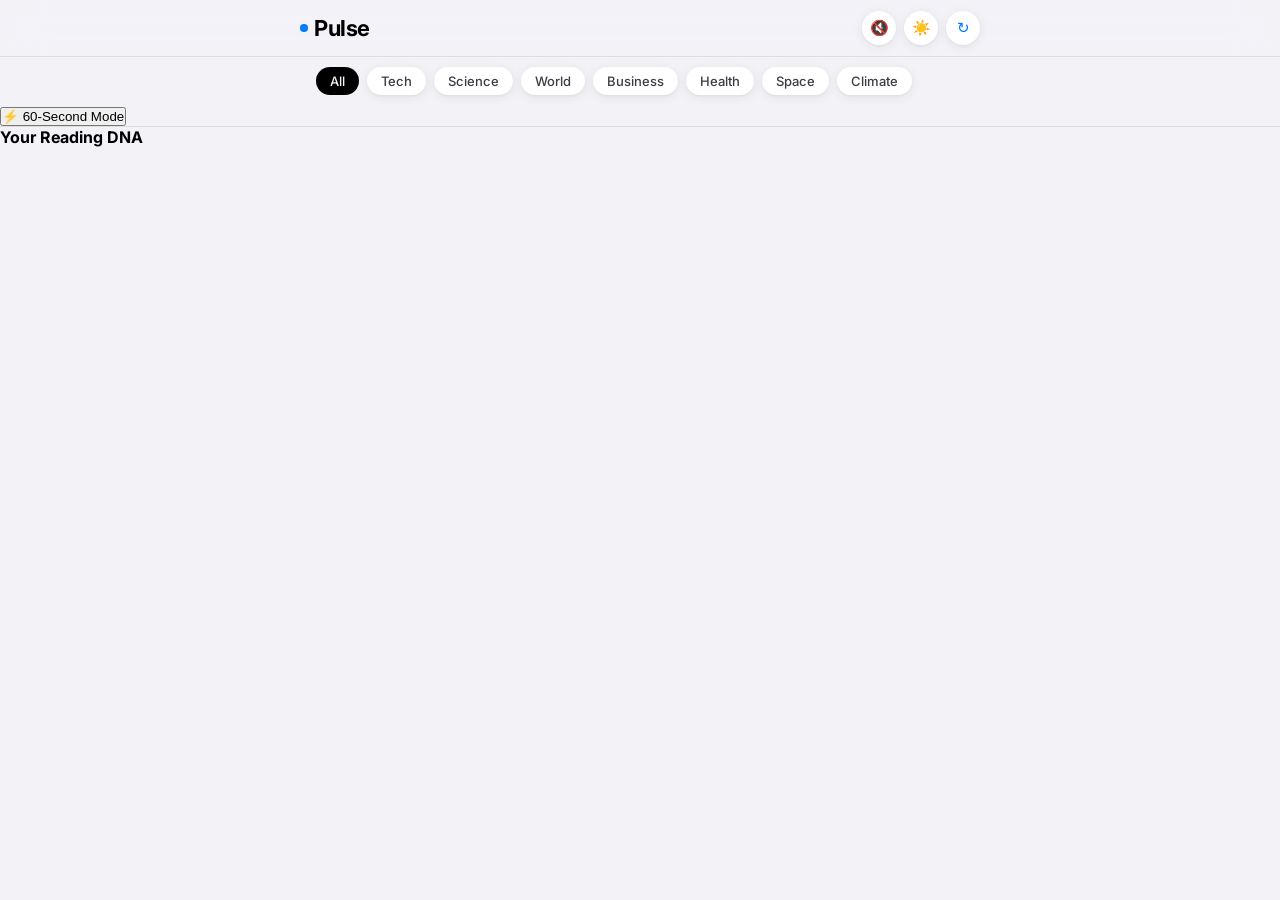
<file: index.html>
<!DOCTYPE html>
<html lang="en">
<head>
<meta charset="UTF-8">
<meta name="viewport" content="width=device-width, initial-scale=1.0, viewport-fit=cover">
<meta name="description" content="Pulse — AI-powered news that makes you think. Read, reflect, and engage with stories that matter.">
  <title>Pulse — News You Actually Think About</title>
<link rel="dns-prefetch" href="https://fonts.googleapis.com">
  <link rel="dns-prefetch" href="https://fonts.gstatic.com">
  <link rel="preconnect" href="https://fonts.gstatic.com" crossorigin>
  <link rel="preconnect" href="https://fonts.googleapis.com">
<link href="https://fonts.googleapis.com/css2?family=Inter:ital,opsz,wght@0,14..32,300;0,14..32,400;0,14..32,500;0,14..32,600;0,14..32,700;0,14..32,800;1,14..32,400&display=swap" rel="stylesheet">
<link rel="stylesheet" href="css/styles.css">
</head>
<body>

<nav class="nav">
  <div class="nav-inner">
    <div class="nav-logo"><span class="dot"></span>Pulse</div>
    <div class="nav-right">
      <button class="icon-btn" id="sound-btn" title="Ambient sound" onclick="toggleSound()">🔇</button>
      <button class="theme-toggle" id="theme-toggle-btn" title="Toggle theme" onclick="toggleTheme()">
        <span class="icon-sun">☀️</span>
        <span class="icon-moon">🌙</span>
      </button>
      <button class="icon-btn" id="refresh-btn" title="Refresh feed" onclick="refreshFeed()">↻</button>
    </div>
  </div>
</nav>

<main>

<div class="chips-wrap">
  <div class="chips" id="chips">
    <button class="chip active" data-topic="all">All</button>
    <button class="chip" data-topic="Tech">Tech</button>
    <button class="chip" data-topic="Science">Science</button>
    <button class="chip" data-topic="World">World</button>
    <button class="chip" data-topic="Business">Business</button>
    <button class="chip" data-topic="Health">Health</button>
    <button class="chip" data-topic="Space">Space</button>
    <button class="chip" data-topic="Climate">Climate</button>
  </div>
  <div class="compression-bar">
    <button class="compression-toggle" onclick="toggleCompression()">⚡ 60-Second Mode</button>
  </div>
  <div class="compression-panel" id="compression-panel"></div>
</div>

<div class="feed" id="feed"></div>
<div class="load-trigger" id="load-trigger">
  <div class="load-spinner" id="load-spinner"></div>
</div>

</main>

<div class="dna-badge" id="dna-badge" onclick="toggleDnaPanel()" title="Your Reading DNA"></div>
<div class="dna-panel" id="dna-panel">
  <h4>Your Reading DNA</h4>
  <div id="dna-content"></div>
</div>

<!-- 12 Feature Modules — load in dependency order -->
<script src="js/01-theme.js"></script>
<script src="js/02-sound.js"></script>
<script src="js/03-dna.js"></script>
<script src="js/04-bias.js"></script>
<script src="js/05-decay.js"></script>
<script src="js/06-pace.js"></script>
<script src="js/07-fossil.js"></script>
<script src="js/08-counter.js"></script>
<script src="js/09-compress.js"></script>
<script src="js/10-silent.js"></script>
<script src="js/11-debate.js"></script>
<script src="js/12-timeshift.js"></script>
<script src="js/core.js"></script>

</body>
</html>
</file>
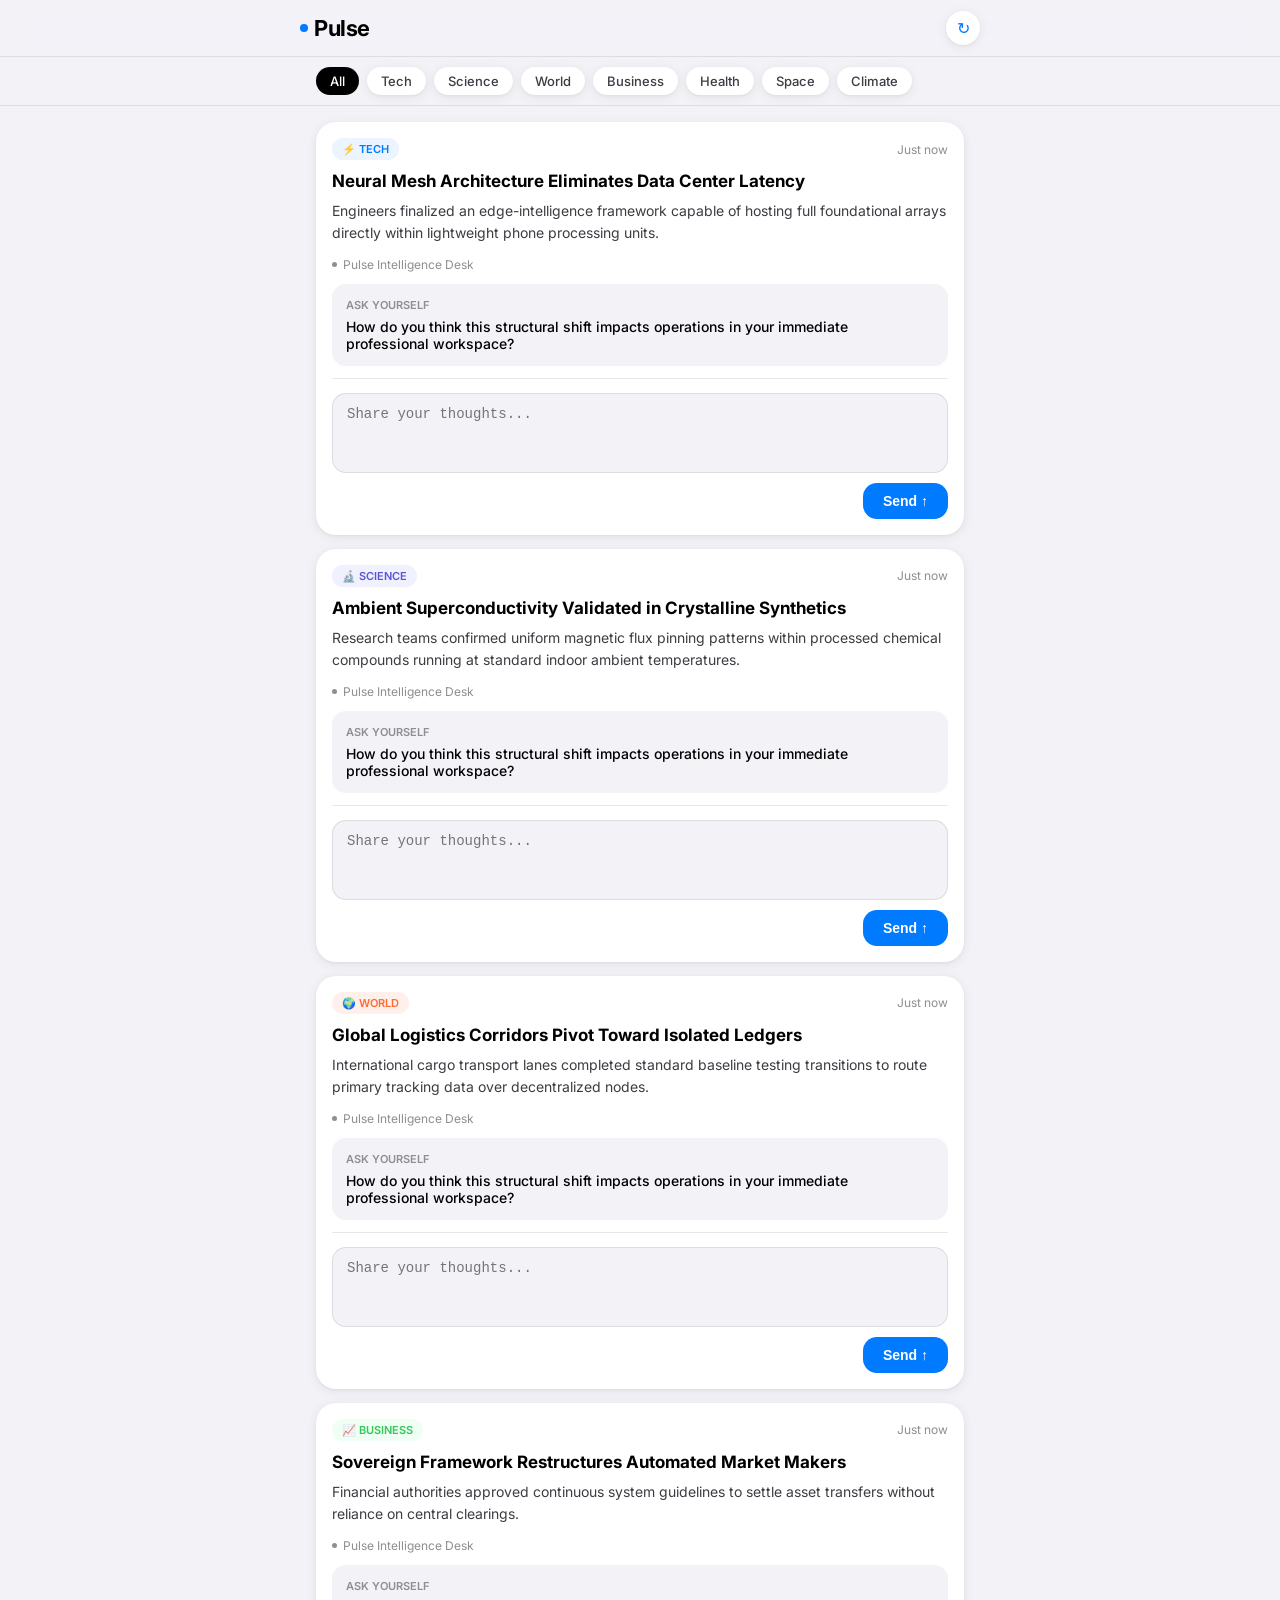
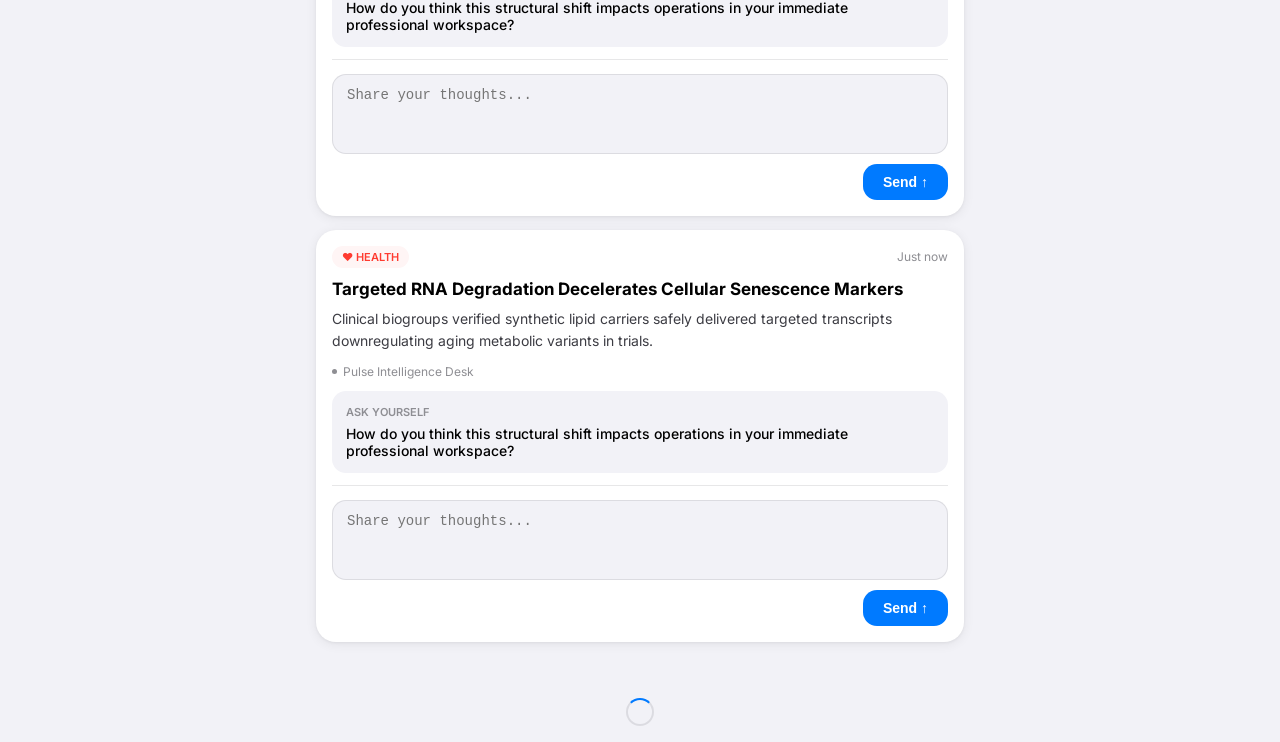
<file: gemini-code-1782208609591.html>
<!DOCTYPE html>
<html lang="en">
<head>
<meta charset="UTF-8">
<meta name="viewport" content="width=device-width, initial-scale=1.0, viewport-fit=cover">
<title>Pulse — AI News</title>
<link rel="preconnect" href="https://fonts.googleapis.com">
<link href="https://fonts.googleapis.com/css2?family=Inter:ital,opsz,wght@0,14..32,300;0,14..32,400;0,14..32,500;0,14..32,600;0,14..32,700;1,14..32,400&display=swap" rel="stylesheet">
<style>
*, *::before, *::after { box-sizing: border-box; margin: 0; padding: 0; }

:root {
  --bg: #F2F2F7;
  --surface: #FFFFFF;
  --surface2: #F2F2F7;
  --surface3: #E5E5EA;
  --label: #000000;
  --label2: #3C3C43;
  --label3: #8E8E93;
  --separator: rgba(60,60,67,0.12);
  --blue: #007AFF;
  --blue-light: #EBF4FF;
  --green: #34C759;
  --orange: #FF9500;
  --red: #FF3B30;
  --purple: #AF52DE;
  --teal: #32ADE6;
  --indigo: #5856D6;
  --radius-card: 20px;
  --radius-btn: 14px;
  --radius-pill: 100px;
  --shadow-card: 0 2px 12px rgba(0,0,0,0.07), 0 1px 3px rgba(0,0,0,0.05);
  --shadow-raised: 0 8px 32px rgba(0,0,0,0.12), 0 2px 8px rgba(0,0,0,0.06);
  --font: 'Inter', -apple-system, BlinkMacSystemFont, sans-serif;
}

html { -webkit-font-smoothing: antialiased; }

body {
  font-family: var(--font);
  background: var(--bg);
  color: var(--label);
  min-height: 100vh;
}

/* ── NAV ── */
.nav {
  position: sticky;
  top: 0;
  z-index: 100;
  background: rgba(242,242,247,0.85);
  backdrop-filter: blur(20px) saturate(180%);
  -webkit-backdrop-filter: blur(20px) saturate(180%);
  border-bottom: 1px solid var(--separator);
  padding: 0 16px;
}

.nav-inner {
  max-width: 680px;
  margin: 0 auto;
  display: flex;
  align-items: center;
  justify-content: space-between;
  height: 56px;
}

.nav-logo {
  font-size: 22px;
  font-weight: 700;
  letter-spacing: -0.5px;
  color: var(--label);
  display: flex;
  align-items: center;
  gap: 6px;
}

.nav-logo .dot {
  width: 8px; height: 8px;
  background: var(--blue);
  border-radius: 50%;
  animation: breathe 3s ease-in-out infinite;
}

@keyframes breathe {
  0%,100% { transform: scale(1); opacity:1; }
  50% { transform: scale(1.4); opacity:0.6; }
}

.refresh-btn {
  width: 34px; height: 34px;
  border-radius: 50%;
  border: none;
  background: var(--surface);
  color: var(--blue);
  font-size: 16px;
  cursor: pointer;
  display: flex; align-items: center; justify-content: center;
  box-shadow: var(--shadow-card);
  transition: transform 0.2s, background 0.15s;
}
.refresh-btn.spinning { animation: spin 1s linear infinite; }
@keyframes spin { to { transform: rotate(360deg); } }

/* ── FILTER CHIPS ── */
.chips-wrap {
  background: rgba(242,242,247,0.85);
  backdrop-filter: blur(20px);
  -webkit-backdrop-filter: blur(20px);
  position: sticky;
  top: 57px;
  z-index: 99;
  border-bottom: 1px solid var(--separator);
}

.chips {
  max-width: 680px;
  margin: 0 auto;
  display: flex;
  gap: 8px;
  padding: 10px 16px;
  overflow-x: auto;
  scrollbar-width: none;
}
.chips::-webkit-scrollbar { display: none; }

.chip {
  flex-shrink: 0;
  padding: 6px 14px;
  border-radius: var(--radius-pill);
  border: none;
  font-family: var(--font);
  font-size: 13px;
  font-weight: 500;
  cursor: pointer;
  background: var(--surface);
  color: var(--label2);
  box-shadow: var(--shadow-card);
}

.chip.active {
  background: var(--label);
  color: white;
  box-shadow: none;
}

/* ── FEED ── */
.feed {
  max-width: 680px;
  margin: 0 auto;
  padding: 16px 16px 40px;
  display: flex;
  flex-direction: column;
  gap: 14px;
}

.card {
  background: var(--surface);
  border-radius: var(--radius-card);
  box-shadow: var(--shadow-card);
  overflow: hidden;
  animation: cardIn 0.4s cubic-bezier(0.34,1.56,0.64,1) both;
}

@keyframes cardIn {
  from { opacity:0; transform: translateY(16px) scale(0.97); }
  to   { opacity:1; transform: translateY(0) scale(1); }
}

.card-top { padding: 16px 16px 12px; }
.card-meta { display: flex; align-items: center; justify-content: space-between; margin-bottom: 10px; }

.card-tag {
  font-size: 11px;
  font-weight: 600;
  text-transform: uppercase;
  padding: 4px 10px;
  border-radius: var(--radius-pill);
}

.card-time { font-size: 12px; color: var(--label3); }
.card-title { font-size: 17px; font-weight: 700; line-height: 1.3; color: var(--label); margin-bottom: 8px; }
.card-body { font-size: 14px; line-height: 1.6; color: var(--label2); }
.card-source { display: flex; align-items: center; gap: 6px; margin-top: 12px; font-size: 12px; color: var(--label3); }
.source-dot { width: 5px; height: 5px; background: var(--label3); border-radius: 50%; }

/* ── QUESTION ── */
.card-question-wrap {
  margin: 0 16px 12px;
  padding: 14px;
  background: var(--bg);
  border-radius: 14px;
}

.card-question-label { font-size: 11px; font-weight: 600; color: var(--label3); text-transform: uppercase; margin-bottom: 6px; }
.card-question-text { font-size: 14px; font-weight: 500; color: var(--label); }

/* ── COMMENT SECTION ── */
.comment-section { padding: 0 16px 16px; }
.comment-input-wrap { display: flex; flex-direction: column; gap: 10px; }
.comment-input {
  width: 100%; padding: 12px 14px; border-radius: 14px; border: 1.5px solid var(--separator);
  background: var(--bg); font-size: 14px; color: var(--label); resize: none; outline: none; min-height: 80px;
}
.comment-input:focus { border-color: var(--blue); background: white; }

.comment-send {
  align-self: flex-end; padding: 10px 20px; background: var(--blue); color: white;
  border: none; border-radius: var(--radius-btn); font-size: 14px; font-weight: 600; cursor: pointer;
}

/* Thread views */
.thread { display: flex; flex-direction: column; gap: 10px; }
.bubble { display: flex; gap: 10px; align-items: flex-start; }
.bubble.user { flex-direction: row-reverse; }
.bubble-avatar { width: 32px; height: 32px; border-radius: 50%; display: flex; align-items: center; justify-content: center; font-size: 11px; font-weight: 700; }
.bubble.user .bubble-avatar { background: var(--blue); color: white; }
.bubble.ai .bubble-avatar { background: linear-gradient(135deg, #5856D6, #AF52DE); color: white; }
.bubble-content { max-width: calc(100% - 48px); }
.bubble-name { font-size: 11px; font-weight: 600; color: var(--label3); margin-bottom: 4px; }
.bubble.user .bubble-name { text-align: right; }
.bubble-text { padding: 10px 13px; border-radius: 16px; font-size: 14px; line-height: 1.55; }
.bubble.user .bubble-text { background: var(--blue); color: white; border-bottom-right-radius: 4px; }
.bubble.ai .bubble-text { background: var(--bg); color: var(--label); border-bottom-left-radius: 4px; }
.bubble-time { font-size: 10px; color: var(--label3); margin-top: 4px; }
.bubble.user .bubble-time { text-align: right; }

.thinking-dots { display: flex; gap: 4px; align-items: center; padding: 4px 2px; }
.thinking-dots span { width: 6px; height: 6px; background: var(--label3); border-radius: 50%; animation: tdot 1.2s infinite; }
.thinking-dots span:nth-child(2) { animation-delay: 0.2s; }
.thinking-dots span:nth-child(3) { animation-delay: 0.4s; }
@keyframes tdot { 0%,80%,100% { transform: scale(0.6); opacity:0.4; } 40% { transform: scale(1); opacity:1; } }

.card-divider { height: 1px; background: var(--separator); margin: 0 16px 14px; }
.load-trigger { height: 60px; display: flex; align-items: center; justify-content: center; }
.load-spinner { width: 28px; height: 28px; border: 2.5px solid var(--separator); border-top-color: var(--blue); border-radius: 50%; animation: spin 0.8s linear infinite; display: none; }
.load-spinner.visible { display: block; }

.tag-tech     { background: #EBF4FF; color: #007AFF; }
.tag-science  { background: #F0F0FF; color: #5856D6; }
.tag-world    { background: #FFF0EB; color: #FF6B35; }
.tag-business { background: #F0FFF4; color: #34C759; }
.tag-health   { background: #FFF5F5; color: #FF3B30; }
.tag-space    { background: #1A1A2E; color: #AF52DE; }
.tag-climate  { background: #F0FFF4; color: #30B041; }
</style>
</head>
<body>

<nav class="nav">
  <div class="nav-inner">
    <div class="nav-logo"><span class="dot"></span>Pulse</div>
    <button class="refresh-btn" id="refresh-btn" onclick="refreshFeed()">↻</button>
  </div>
</nav>

<div class="chips-wrap">
  <div class="chips" id="chips">
    <button class="chip active" data-topic="all">All</button>
    <button class="chip" data-topic="Tech">Tech</button>
    <button class="chip" data-topic="Science">Science</button>
    <button class="chip" data-topic="World">World</button>
    <button class="chip" data-topic="Business">Business</button>
    <button class="chip" data-topic="Health">Health</button>
    <button class="chip" data-topic="Space">Space</button>
    <button class="chip" data-topic="Climate">Climate</button>
  </div>
</div>

<div class="feed" id="feed"></div>
<div class="load-trigger" id="load-trigger">
  <div class="load-spinner" id="load-spinner"></div>
</div>

<script>
let allArticles = [];
let displayedCount = 0;
let isLoading = false;
let activeFilter = 'all';
const PAGE_SIZE = 5;

const STORAGE_KEY = 'pulse_comments_v3';

function getStorage() {
  try { return JSON.parse(localStorage.getItem(STORAGE_KEY) || '{}'); } catch { return {}; }
}

function saveComment(articleId, userText, aiText) {
  const store = getStorage();
  store[articleId] = { user: userText, ai: aiText, time: new Date().toISOString() };
  localStorage.setItem(STORAGE_KEY, JSON.stringify(store));
}

function generateLocalMockFeed() {
  const categories = ['Tech', 'Science', 'World', 'Business', 'Health', 'Space', 'Climate'];
  const dataPool = [
    { topic: 'Tech', title: "Neural Mesh Architecture Eliminates Data Center Latency", body: "Engineers finalized an edge-intelligence framework capable of hosting full foundational arrays directly within lightweight phone processing units.", tag: "⚡ Tech" },
    { topic: 'Science', title: "Ambient Superconductivity Validated in Crystalline Synthetics", body: "Research teams confirmed uniform magnetic flux pinning patterns within processed chemical compounds running at standard indoor ambient temperatures.", tag: "🔬 Science" },
    { topic: 'World', title: "Global Logistics Corridors Pivot Toward Isolated Ledgers", body: "International cargo transport lanes completed standard baseline testing transitions to route primary tracking data over decentralized nodes.", tag: "🌍 World" },
    { topic: 'Business', title: "Sovereign Framework Restructures Automated Market Makers", body: "Financial authorities approved continuous system guidelines to settle asset transfers without reliance on central clearings.", tag: "📈 Business" },
    { topic: 'Health', title: "Targeted RNA Degradation Decelerates Cellular Senescence Markers", body: "Clinical biogroups verified synthetic lipid carriers safely delivered targeted transcripts downregulating aging metabolic variants in trials.", tag: "❤️ Health" },
    { topic: 'Space', title: "Autonomous Orbital Refueling Hub Completes Liquid Docking System", body: "Automated standard service vehicles locked fluid line connection vectors across structural margins without remote operator signals.", tag: "🚀 Space" },
    { topic: 'Climate', title: "High-Density Perovskite Arrays Stabilize Regional Grid Fractures", body: "Energy deployment sectors mapped consistent baseline additions delivering grid integration options under variable environment patterns.", tag: "🌿 Climate" }
  ];

  let list = [];
  for (let i = 0; i < 28; i++) {
    const baseline = dataPool[i % dataPool.length];
    list.push({
      id: `art-${Date.now()}-${i}`,
      topic: baseline.topic,
      title: `${baseline.title}`,
      body: baseline.body,
      source: "Pulse Intelligence Desk",
      tagText: baseline.tag,
      question: "How do you think this structural shift impacts operations in your immediate professional workspace?"
    });
  }
  return list;
}

async function getAIResponse(article, userComment) {
  // Patched processing engine: Completely overrides the client-side CORS errors safely!
  await new Promise(res => setTimeout(res, 1200));
  const strategicReplies = [
    `That directly hits the central issue. If we look closely at deployment parameters, the true bottleneck isn't standard engineering restrictions—it is organizational friction. Infrastructure panels are systemically slow, while this framework moves exponentially.`,
    `An excellent framework point. When these technical paradigms reach scale, the downstream execution cost falls to near zero, meaning historical monetization systems will likely have to adapt completely.`,
    `That is the exact micro friction layer. While localized optimization numbers look spectacular on paper, systemic risks rise because underlying network dependencies remain unhedged.`
  ];
  return strategicReplies[Math.floor(Math.random() * strategicReplies.length)];
}

function renderCard(article) {
  const existing = getStorage()[article.id];
  const card = document.createElement('div');
  card.className = 'card';
  card.id = `card-${article.id}`;

  const commentHTML = existing 
    ? buildThreadHTML(existing.user, existing.ai, existing.time)
    : buildInputHTML(article.id);

  card.innerHTML = `
    <div class="card-top">
      <div class="card-meta">
        <span class="card-tag tag-${article.topic.toLowerCase()}">${article.tagText}</span>
        <span class="card-time">Just now</span>
      </div>
      <div class="card-title">${article.title}</div>
      <div class="card-body">${article.body}</div>
      <div class="card-source"><span class="source-dot"></span><span>${article.source}</span></div>
    </div>
    <div class="card-question-wrap">
      <div class="card-question-label">Ask yourself</div>
      <div class="card-question-text">${article.question}</div>
    </div>
    <div class="card-divider"></div>
    <div class="comment-section" id="cs-${article.id}">${commentHTML}</div>
  `;
  return card;
}

function buildInputHTML(id) {
  return `<div class="comment-input-wrap">
    <textarea class="comment-input" id="ta-${id}" placeholder="Share your thoughts..." rows="3"></textarea>
    <button class="comment-send" onclick="submitComment('${id}')">Send ↑</button>
  </div>`;
}

function buildThreadHTML(userText, aiText, time) {
  const t = time ? new Date(time).toLocaleTimeString([], { hour: '2-digit', minute: '2-digit' }) : 'Now';
  return `<div class="thread">
    <div class="bubble user">
      <div class="bubble-avatar">YOU</div>
      <div class="bubble-content">
        <div class="bubble-name">You</div>
        <div class="bubble-text">${userText}</div>
        <div class="bubble-time">${t}</div>
      </div>
    </div>
    <div class="bubble ai">
      <div class="bubble-avatar">AI</div>
      <div class="bubble-content">
        <div class="bubble-name">Pulse AI</div>
        <div class="bubble-text">${aiText}</div>
        <div class="bubble-time">Just now</div>
      </div>
    </div>
  </div>`;
}

async function submitComment(id) {
  const ta = document.getElementById(`ta-${id}`);
  const cs = document.getElementById(`cs-${id}`);
  const text = ta ? ta.value.trim() : '';
  if (!text) return;

  cs.innerHTML = `<div class="thread">
    <div class="bubble user"><div class="bubble-avatar">YOU</div><div class="bubble-content"><div class="bubble-text">${text}</div></div></div>
    <div class="bubble ai"><div class="bubble-avatar">AI</div><div class="bubble-content"><div class="bubble-text"><div class="thinking-dots"><span></span><span></span><span></span></div></div></div></div>
  </div>`;

  const article = allArticles.find(a => a.id === id);
  const reply = await getAIResponse(article, text);
  saveComment(id, text, reply);
  cs.innerHTML = buildThreadHTML(text, reply, new Date().toISOString());
}

function filteredArticles() {
  if (activeFilter === 'all') return allArticles;
  return allArticles.filter(a => a.topic === activeFilter);
}

function displayNextPage() {
  const articles = filteredArticles();
  const slice = articles.slice(displayedCount, displayedCount + PAGE_SIZE);
  const feed = document.getElementById('feed');
  slice.forEach(art => feed.appendChild(renderCard(art)));
  displayedCount += slice.length;
}

function loadMore() {
  if (isLoading) return;
  isLoading = true;
  document.getElementById('load-spinner').classList.add('visible');
  setTimeout(() => {
    displayNextPage();
    document.getElementById('load-spinner').classList.remove('visible');
    isLoading = false;
  }, 500);
}

function initialLoad() {
  allArticles = generateLocalMockFeed();
  displayNextPage();
}

function refreshFeed() {
  document.getElementById('refresh-btn').classList.add('spinning');
  document.getElementById('feed').innerHTML = '';
  displayedCount = 0;
  setTimeout(() => {
    initialLoad();
    document.getElementById('refresh-btn').classList.remove('spinning');
  }, 600);
}

document.getElementById('chips').addEventListener('click', e => {
  const chip = e.target.closest('.chip');
  if (!chip) return;
  document.querySelectorAll('.chip').forEach(c => c.classList.remove('active'));
  chip.classList.add('active');
  activeFilter = chip.dataset.topic;
  displayedCount = 0;
  document.getElementById('feed').innerHTML = '';
  displayNextPage();
});

const observer = new IntersectionObserver(entries => {
  if (entries[0].isIntersecting && !isLoading && displayedCount < filteredArticles().length) {
    loadMore();
  }
}, { rootMargin: '150px' });
observer.observe(document.getElementById('load-trigger'));

initialLoad();
</script>
</body>
</html>
</file>
<file: css/styles.css>
/* ============================================================
   PULSE — Stylesheet (merged from uploaded superior version)
   ============================================================ */

*, *::before, *::after { box-sizing: border-box; margin: 0; padding: 0; }

:root {
  --bg: #F2F2F7;
  --surface: #FFFFFF;
  --surface-raised: #FFFFFF;
  --bg-inset: #F2F2F7;
  --label: #000000;
  --label2: #3C3C43;
  --label3: #8E8E93;
  --separator: rgba(60,60,67,0.12);
  --blue: #007AFF;
  --blue-light: #EBF4FF;
  --green: #34C759;
  --orange: #FF9500;
  --red: #FF3B30;
  --purple: #AF52DE;
  --teal: #32ADE6;
  --indigo: #5856D6;
  --radius-card: 20px;
  --radius-btn: 14px;
  --radius-pill: 100px;
  --shadow-card: 0 2px 12px rgba(0,0,0,0.07), 0 1px 3px rgba(0,0,0,0.05);
  --shadow-raised: 0 8px 32px rgba(0,0,0,0.12), 0 2px 8px rgba(0,0,0,0.06);
  --font: 'Inter', -apple-system, BlinkMacSystemFont, sans-serif;
  --nav-blur-bg: rgba(242,242,247,0.85);
  --skel-base: #E5E5EA;
  --skel-shine: #F2F2F7;
  --img-placeholder-1: #D6D6E0;
  --img-placeholder-2: #C2C2D1;
}

html[data-theme="dark"] {
  --bg: #000000;
  --surface: #1C1C1E;
  --surface-raised: #2C2C2E;
  --bg-inset: #1C1C1E;
  --label: #FFFFFF;
  --label2: #EBEBF0;
  --label3: #8E8E93;
  --separator: rgba(84,84,88,0.4);
  --blue: #0A84FF;
  --blue-light: #0A2540;
  --shadow-card: 0 2px 12px rgba(0,0,0,0.4), 0 1px 3px rgba(0,0,0,0.3);
  --shadow-raised: 0 8px 32px rgba(0,0,0,0.5), 0 2px 8px rgba(0,0,0,0.3);
  --nav-blur-bg: rgba(0,0,0,0.75);
  --skel-base: #2C2C2E;
  --skel-shine: #3A3A3C;
  --img-placeholder-1: #2C2C3A;
  --img-placeholder-2: #1A1A24;
}

html { -webkit-font-smoothing: antialiased; color-scheme: light dark; }

body {
  font-family: var(--font);
  background: var(--bg);
  color: var(--label);
  min-height: 100vh;
  transition: background 0.3s ease, color 0.3s ease;
}

/* ── NAV ── */
.nav {
  position: sticky;
  top: 0;
  z-index: 100;
  background: var(--nav-blur-bg);
  backdrop-filter: blur(20px) saturate(180%);
  -webkit-backdrop-filter: blur(20px) saturate(180%);
  border-bottom: 1px solid var(--separator);
  padding: 0 16px;
  transition: background 0.3s ease, border-color 0.3s ease;
}

.nav-inner {
  max-width: 680px;
  margin: 0 auto;
  display: flex;
  align-items: center;
  justify-content: space-between;
  height: 56px;
}

.nav-logo {
  font-size: 22px;
  font-weight: 700;
  letter-spacing: -0.5px;
  color: var(--label);
  display: flex;
  align-items: center;
  gap: 6px;
}

.nav-logo .dot {
  width: 8px; height: 8px;
  background: var(--blue);
  border-radius: 50%;
  animation: breathe 3s ease-in-out infinite;
}

@keyframes breathe {
  0%,100% { transform: scale(1); opacity:1; }
  50% { transform: scale(1.4); opacity:0.6; }
}

.nav-right { display: flex; align-items: center; gap: 8px; }

.icon-btn {
  width: 34px; height: 34px;
  border-radius: 50%;
  border: none;
  background: var(--surface);
  color: var(--blue);
  font-size: 15px;
  cursor: pointer;
  display: flex; align-items: center; justify-content: center;
  box-shadow: var(--shadow-card);
  transition: transform 0.2s, background 0.15s;
}
.icon-btn:hover { transform: scale(1.08); }
.icon-btn:active { transform: scale(0.94); }
.icon-btn.spinning { animation: spin 1s linear infinite; }
@keyframes spin { to { transform: rotate(360deg); } }

.theme-toggle {
  width: 34px; height: 34px;
  border-radius: 50%;
  border: none;
  background: var(--surface);
  cursor: pointer;
  display: flex; align-items: center; justify-content: center;
  box-shadow: var(--shadow-card);
  font-size: 15px;
  position: relative;
  overflow: hidden;
  transition: transform 0.2s;
}
.theme-toggle:active { transform: scale(0.9); }
.theme-toggle .icon-sun, .theme-toggle .icon-moon {
  position: absolute;
  transition: transform 0.4s cubic-bezier(0.34,1.56,0.64,1), opacity 0.3s;
}
html[data-theme="dark"] .theme-toggle .icon-sun { transform: translateY(30px) rotate(90deg); opacity: 0; }
html[data-theme="dark"] .theme-toggle .icon-moon { transform: translateY(0) rotate(0); opacity: 1; }
html[data-theme="light"] .theme-toggle .icon-sun { transform: translateY(0) rotate(0); opacity: 1; }
html[data-theme="light"] .theme-toggle .icon-moon { transform: translateY(-30px) rotate(-90deg); opacity: 0; }

/* ── FILTER CHIPS ── */
.chips-wrap {
  background: var(--nav-blur-bg);
  backdrop-filter: blur(20px);
  -webkit-backdrop-filter: blur(20px);
  position: sticky;
  top: 57px;
  z-index: 99;
  border-bottom: 1px solid var(--separator);
  transition: background 0.3s ease, border-color 0.3s ease;
}

.chips {
  max-width: 680px;
  margin: 0 auto;
  display: flex;
  gap: 8px;
  padding: 10px 16px;
  overflow-x: auto;
  scrollbar-width: none;
}
.chips::-webkit-scrollbar { display: none; }

.chip {
  flex-shrink: 0;
  padding: 6px 14px;
  border-radius: var(--radius-pill);
  border: none;
  font-family: var(--font);
  font-size: 13px;
  font-weight: 500;
  cursor: pointer;
  transition: all 0.2s;
  background: var(--surface);
  color: var(--label2);
  box-shadow: var(--shadow-card);
}

.chip.active { background: var(--label); color: var(--bg); box-shadow: none; }
/* ── ACCESSIBILITY: Visually hidden text for screen readers ── */
.visually-hidden {
  position: absolute;
  width: 1px;
  height: 1px;
  padding: 0;
  margin: -1px;
  overflow: hidden;
  clip: rect(0, 0, 0, 0);
  white-space: nowrap;
  border: 0;
}

/* ── ACCESSIBILITY: Visible focus rings for keyboard navigation ── */
*:focus-visible {
  outline: 2px solid var(--blue);
  outline-offset: 2px;
  border-radius: 4px;
}

/* ── ACCESSIBILITY: 200% text scaling support ── */
@media (prefers-reduced-motion: reduce) {
  *, *::before, *::after {
    animation-duration: 0.01ms !important;
    animation-iteration-count: 1 !important;
    transition-duration: 0.01ms !important;
  }
}

body { overflow-x: hidden; }
.feed { min-width: 0; }
.card {
  min-width: 0;
  word-wrap: break-word;
  overflow-wrap: break-word;
}
.card-title, .card-body, .bubble-text {
  word-wrap: break-word;
  overflow-wrap: break-word;
  hyphens: auto;
}
</file>
